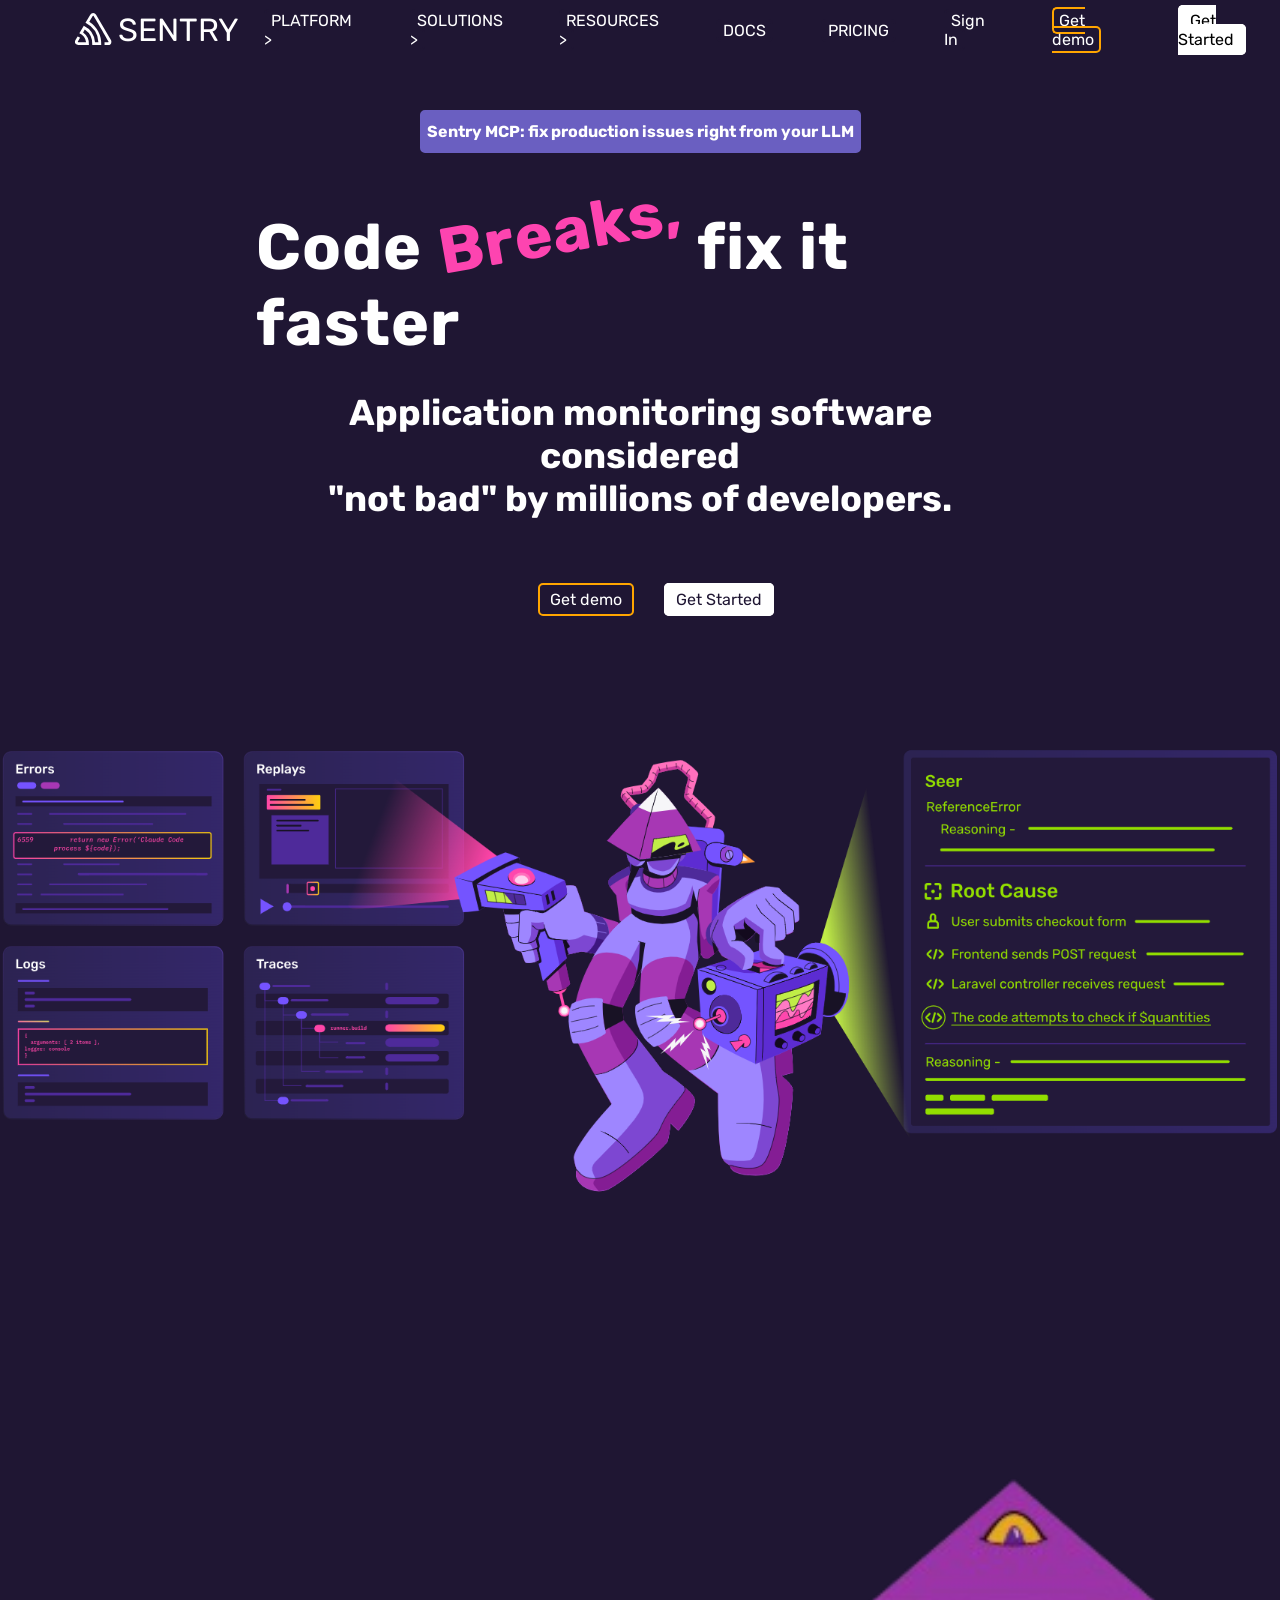
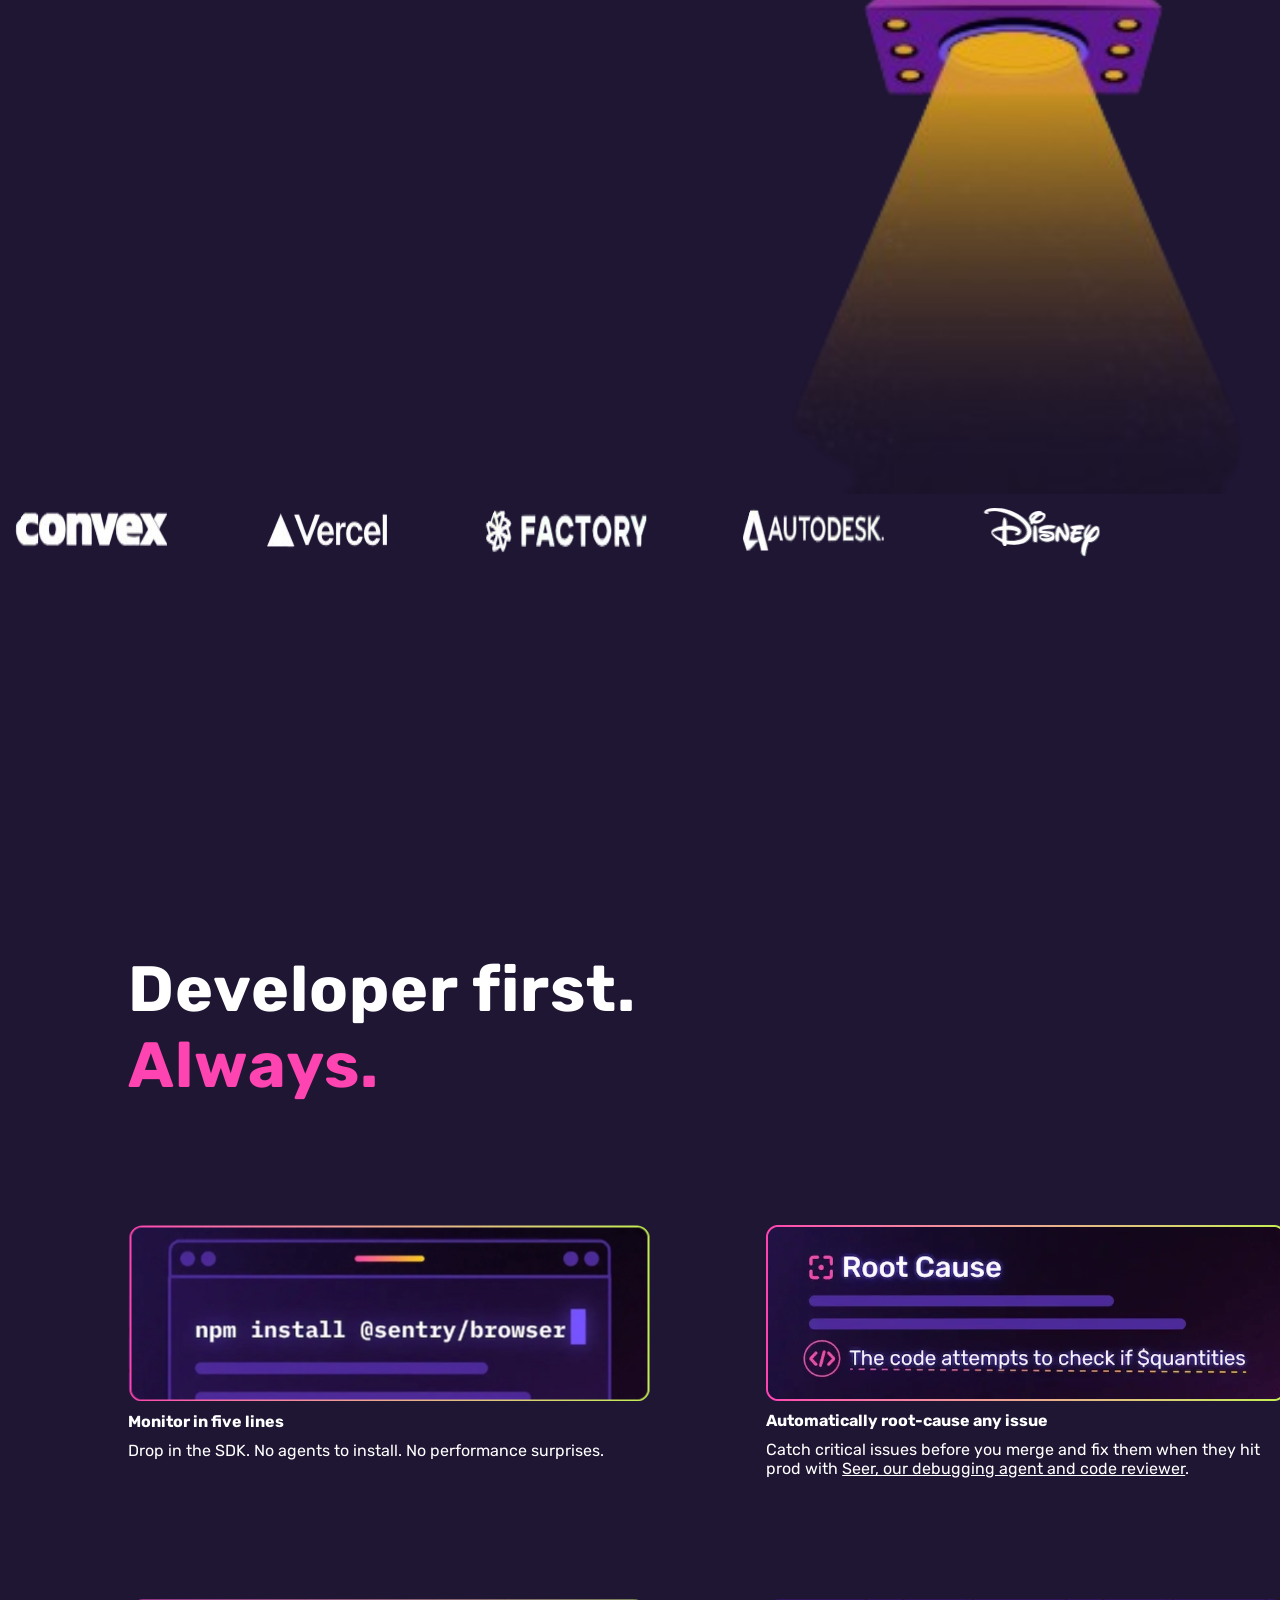
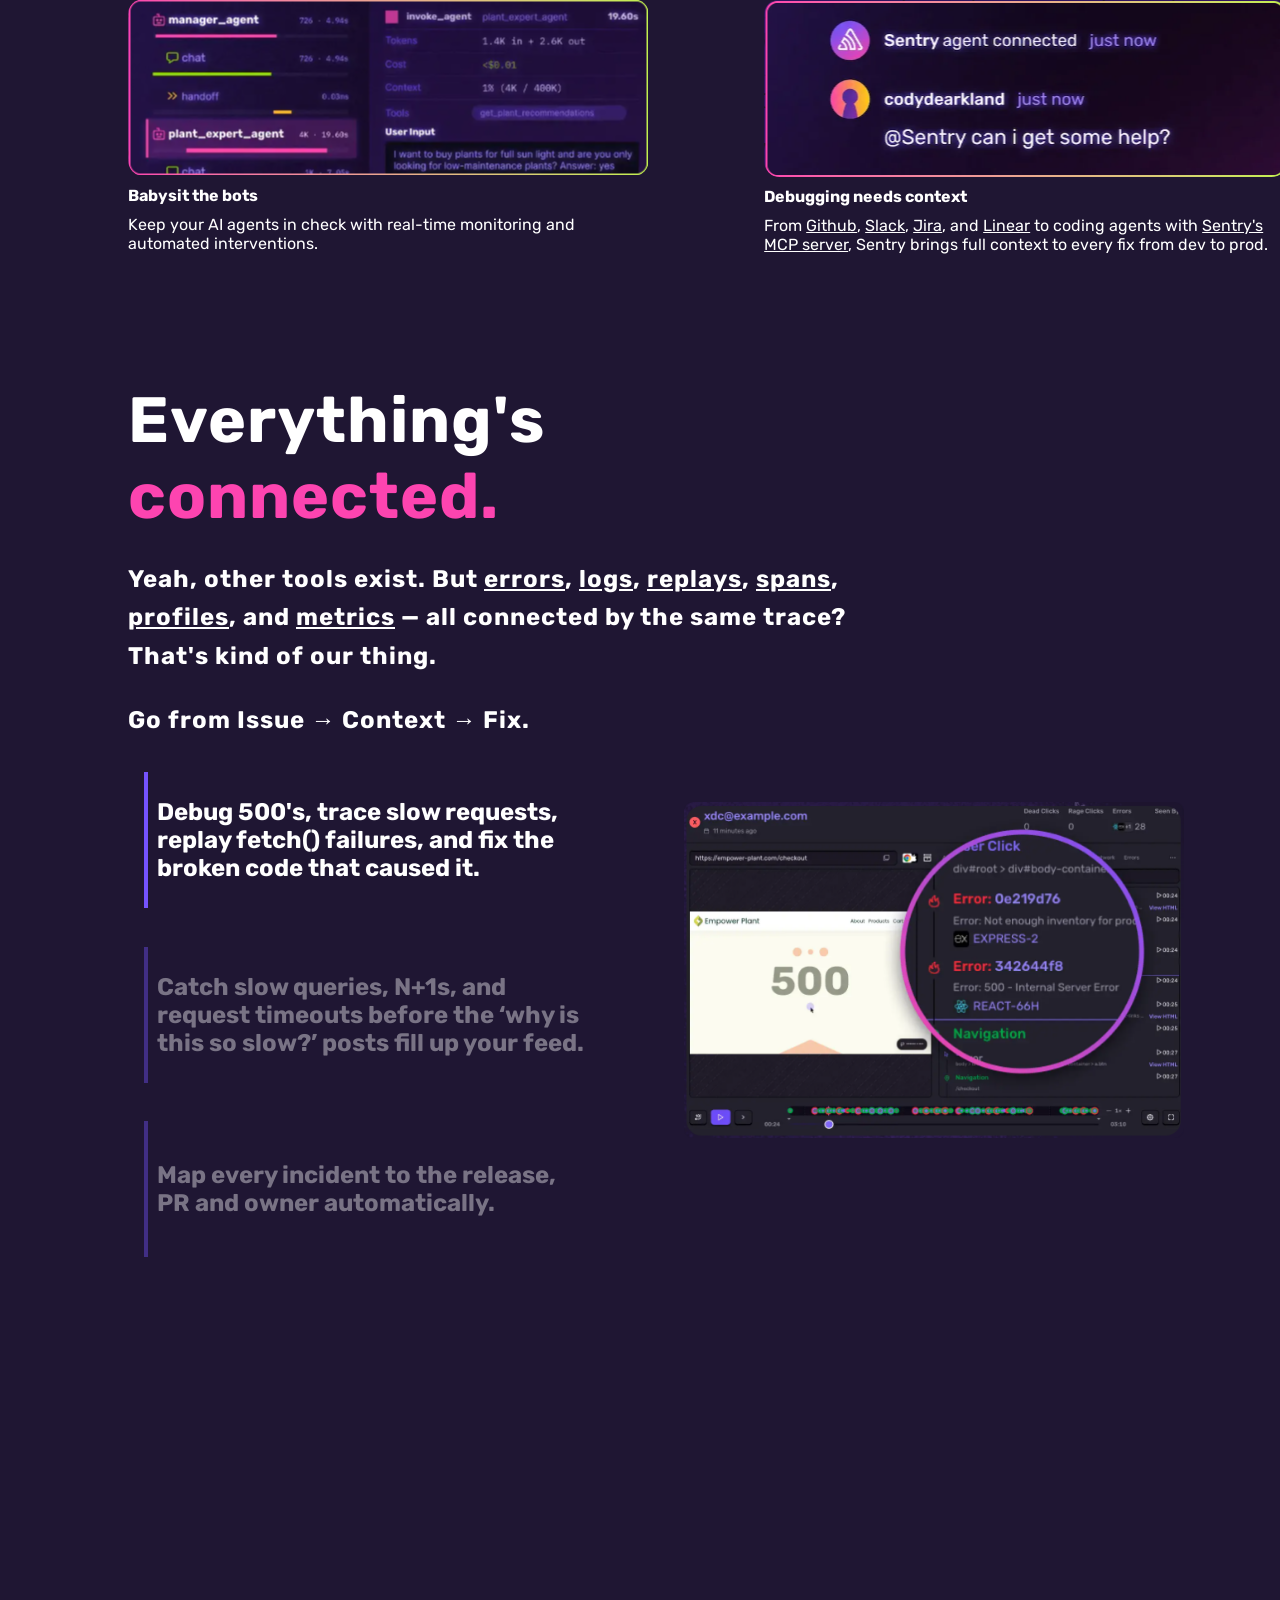
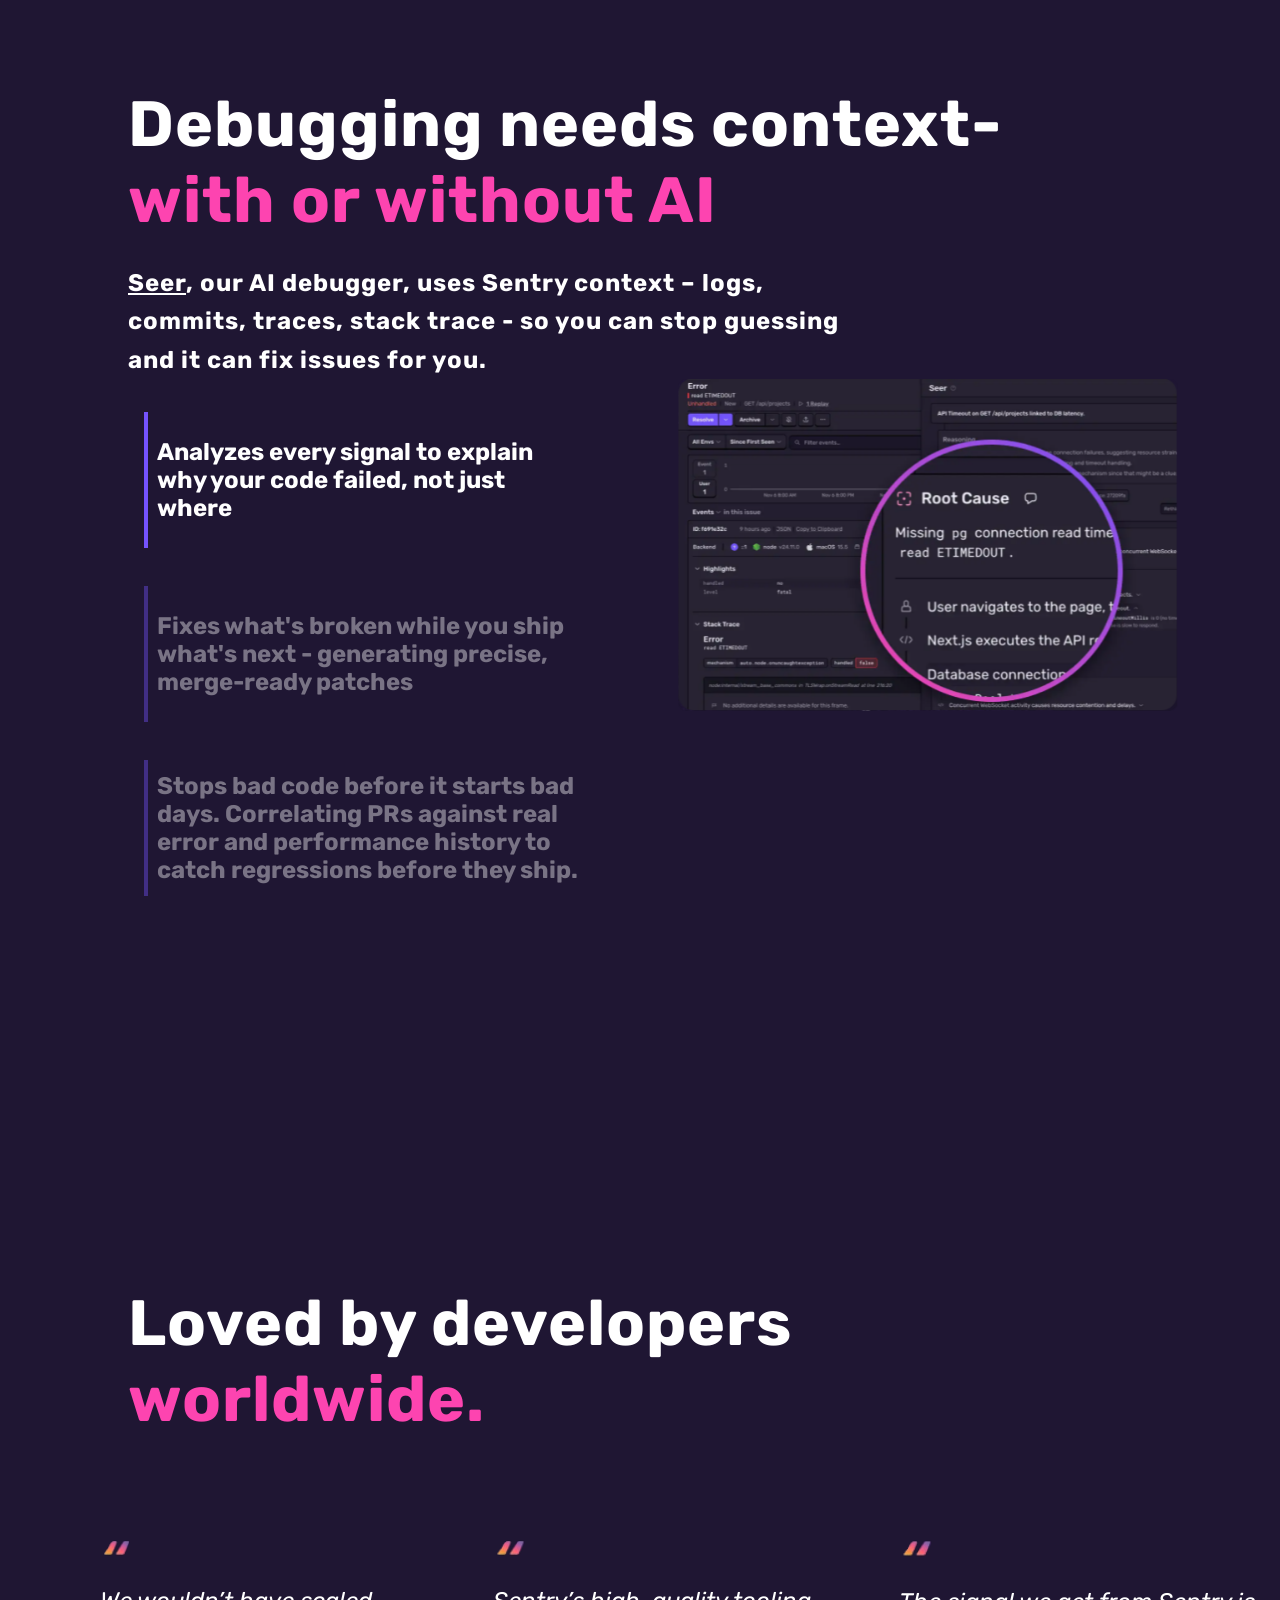
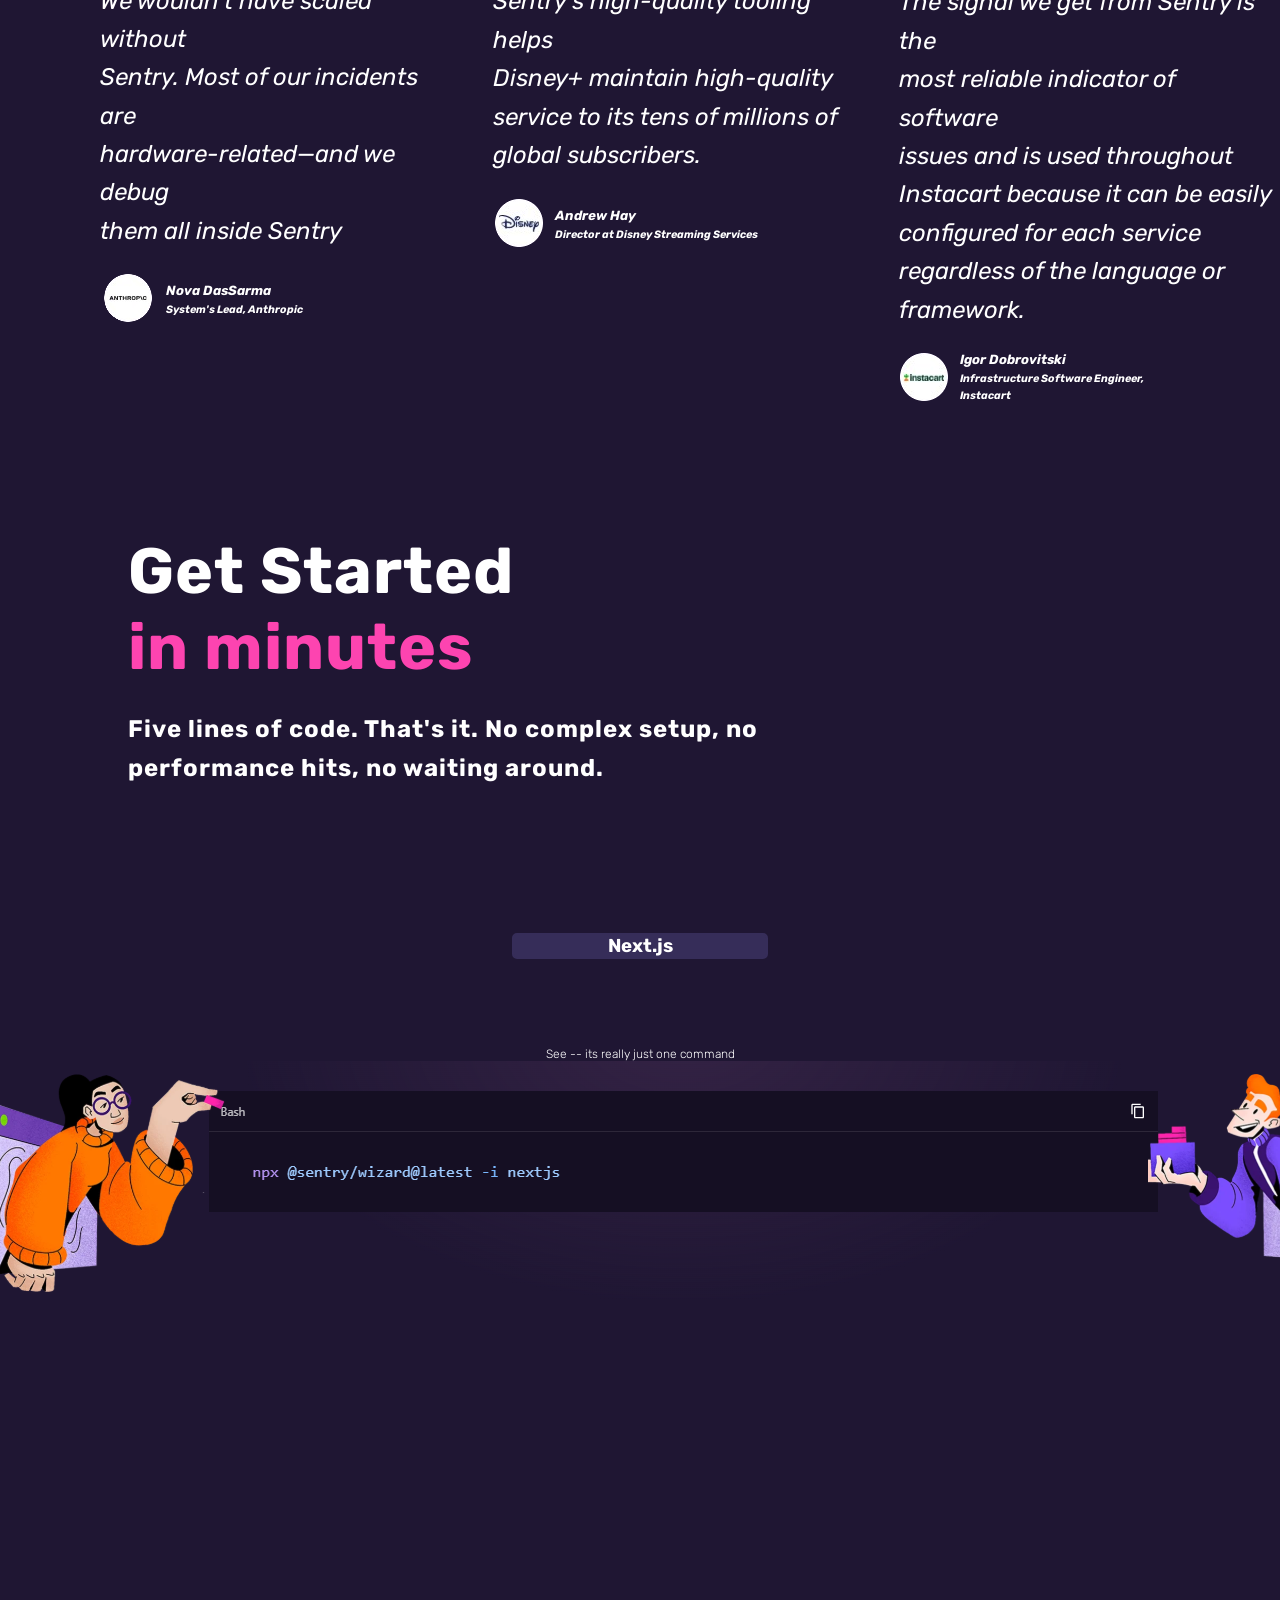
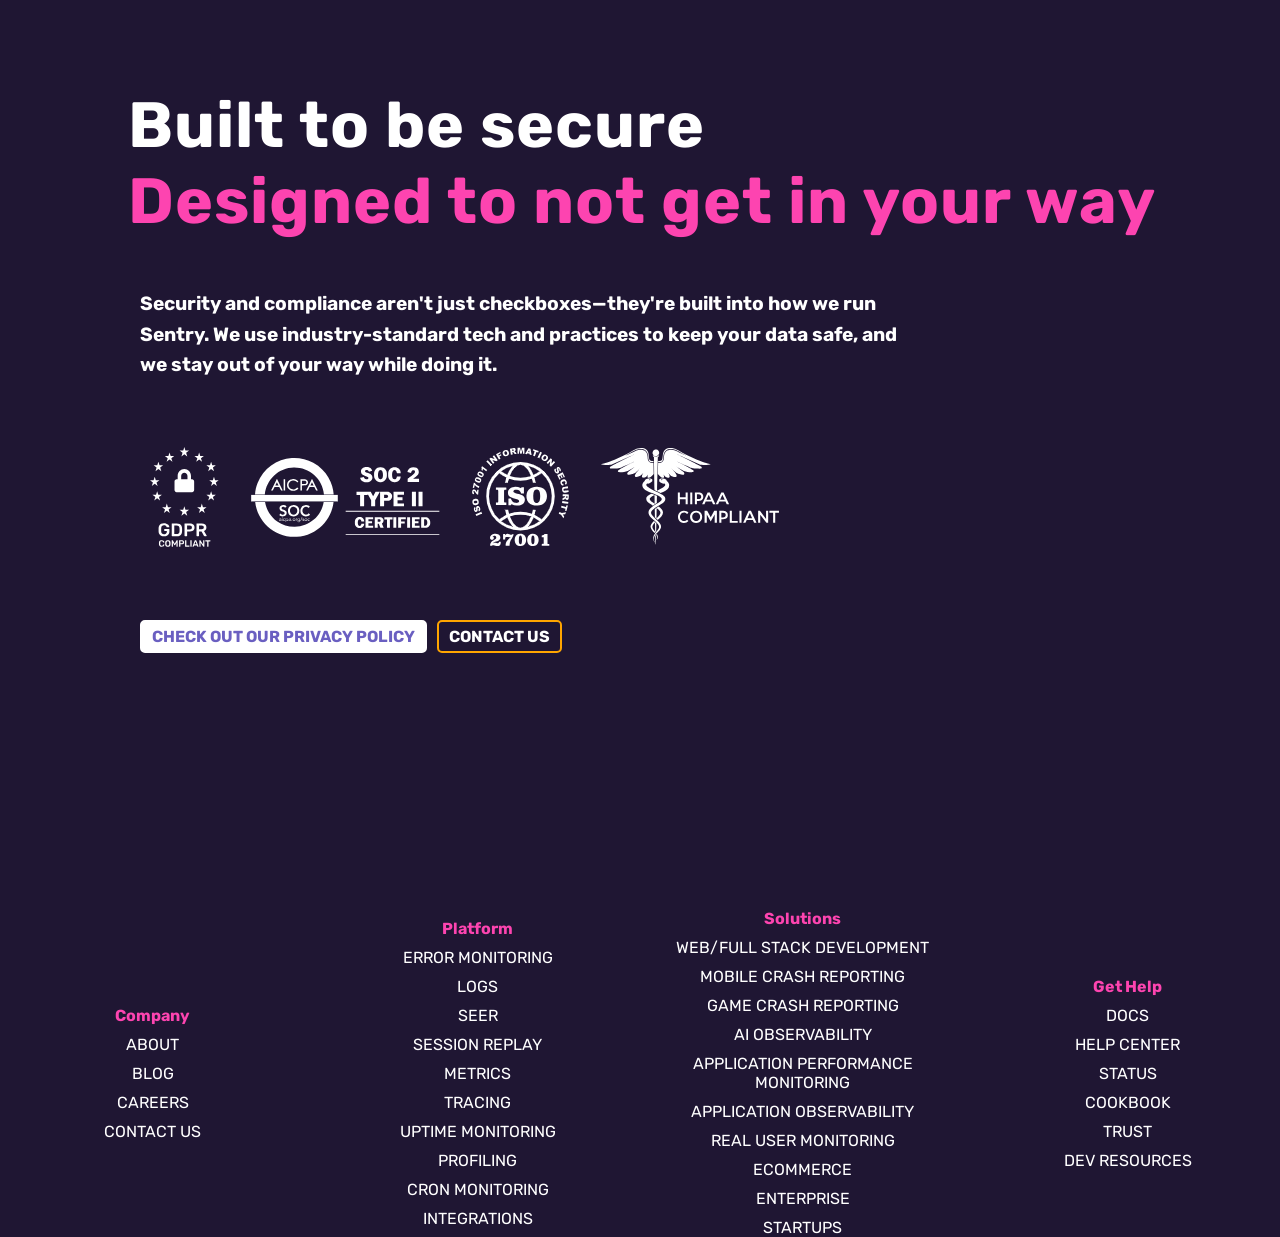
<file: index.html>
<!DOCTYPE html>
<html lang="en">
<head>
    <meta charset="UTF-8">
    <meta name="viewport" content="width=device-width, initial-scale=1.0">
    <link rel="stylesheet" href="css/dvm_task1_style.css">
    <title>Application Performance Monitoring & Error Tracking Software | Sentry</title>
</head>
<body>
    <div class="Top-Bar">
        <span class="Top-Bar1">
            <a href="https://adharshauthor-jpg.github.io/dvm_task1/" target="_blank"><img src="dvm_task_logo.png" alt="Sentry Logo"></a>
        </span>
        <div class="Top-Bar3">
            <a class= "g1" href="https://adharshauthor-jpg.github.io/dvm_task1/" target="_blank">
                <p>SENTRY</p>
            </a>
        </div>
        <div class="menubar" style="display:none">
            <h4>Menu ></h4>
        </div>
        <div class="Top-Bar2">
            <ul class="Top-Links">
                <li><a class="g2" href="https://adharshauthor-jpg.github.io/dvm_task1/" target="_blank">PLATFORM ></a></li>
                <li><a class="g2" href="https://adharshauthor-jpg.github.io/dvm_task1/" target="_blank">SOLUTIONS ></a></li>
                <li><a class="g2" href="https://adharshauthor-jpg.github.io/dvm_task1/" target="_blank">RESOURCES ></a></li>
                <li><a class="g2" href="https://adharshauthor-jpg.github.io/dvm_task1/" target="_blank">DOCS</a></li>
                <li><a class="g2" href="https://adharshauthor-jpg.github.io/dvm_task1/" target="_blank">PRICING</a></li>
                <li><a class="g2" href="https://adharshauthor-jpg.github.io/dvm_task1/" target="_blank">Sign In</a></li>
                <li><a class="g3" href="https://adharshauthor-jpg.github.io/dvm_task1/" target="_blank">Get demo</a></li>
                <li><a class="g4" href="https://adharshauthor-jpg.github.io/dvm_task1/" target="_blank">Get Started</a></li>
            </ul>
            <!-- <ul  class="Top-Links1">
                <li><a class="g3" href="http://127.0.0.1:5500/dvm_task1.html" target="_blank">Get demo</a></li>
                <li><a class="g3" href="http://127.0.0.1:5500/dvm_task1.html" target="_blank">Get Started</a></li>
            </ul> -->
        </div>
    </div>
    <div class="Pop-up-ki-ma">
    <div class="Pop-up">
        <a class="pop-up-link" href="https://adharshauthor-jpg.github.io/dvm_task1/" target="_blank">
            <h4>Sentry MCP: fix production issues right from your LLM</h4>
        </a>
    </div>
    </div>
    <div class="Banner">
        <h1>Code <a class="Pink-Banner" href="https://adharshauthor-jpg.github.io/dvm_task1/">Breaks,</a> fix it faster</h1>
    </div>
    <div class="SubText">
        <h2>Application monitoring software considered</h2>
        <h2>"not bad" by millions of developers.</h2>
    </div>
    <div class="links1">
        <ul class="chota">
            <li><a class="down-links1" href="https://adharshauthor-jpg.github.io/dvm_task1/" target="_blank">Get demo</a></li>
            <li><a class="down-links2" href="https://adharshauthor-jpg.github.io/dvm_task1/" target="_blank">Get Started</a></li>
        </ul>
    </div>
    <img class="Mascot" src="mascot_mover.png" alt="Moving Mascot">
    <div class="UFO-ki-ma">
    <img class="UFO" src="ufo_task1_nobag.png" alt="crazy ufo">
    </div>
    <div class="chain-of-logos">
        <img class="l1" src="chain_logo1-removebg-preview.png" alt="1">
        <img class="l2" src="chain_logo2-removebg-preview.png" alt="1">
        <img class="l3" src="chain_logo3-removebg-preview.png" alt="1">
        <img class="l4" src="chain_logo4-removebg-preview.png" alt="1">
        <img class="l5" src="chain_logo5-removebg-preview.png" alt="1">
    </div>  
    <h1 class="Title">Developer first.</h1>
    <h1 class="Pink">Always.</h1>

    <div class="Area">
    <div class="area1">
    <img class="cutiepic" src="pic1new_dvm-modified.png" alt="pic">
    <h4>Monitor in five lines</h4>
    <p class="bodyfile">Drop in the SDK. No agents to install. No performance surprises.</p>
    </div>
    <div class="area1">
    <img class="cutiepic" src="pic2new_dvm-modified_final.png" alt="pic">
    <h4>Automatically root-cause any issue</h4>
    <p class="bodyfile">Catch critical issues before you merge and fix them when they hit <br>prod with <a class="g5" href="https://adharshauthor-jpg.github.io/dvm_task1/">Seer, our debugging agent and code reviewer</a>.</p>
    </div>
    </div>
    <div class="Area">
    <div class="area1">
        <img class="cutiepic" src="dvm_pic_3-modified.png" alt="pic">
        <h4>Babysit the bots</h4>
        <p class="bodyfile">Keep your AI agents in check with real-time monitoring and automated interventions.</p>
    </div>
    <div class="area1">
        <img class="cutiepic" src="dvm_pic4_new-modified.png" alt="pic">
        <h4>Debugging needs context</h4>
        <p class="bodyfile">From <a class="g5" href="https://adharshauthor-jpg.github.io/dvm_task1/">Github</a>, <a class="g5" href="https://adharshauthor-jpg.github.io/dvm_task1/">Slack</a>, <a class="g5" href="https://adharshauthor-jpg.github.io/dvm_task1/">Jira</a>, and <a class="g5" href="https://adharshauthor-jpg.github.io/dvm_task1/">Linear</a> to coding agents with <a class="g5" href="https://adharshauthor-jpg.github.io/dvm_task1/">Sentry's MCP server</a>, Sentry brings full context to every fix from dev to prod.</p>
    </div>
    </div>
  <!--   <ul class="Top-headings">
        <li></li>
        <li></li>
    </ul> -->
    
    
    
<!--     <img class="flexypic" src="dvm_pic4_new-modified.png" alt="pic">
    <ul class="Top-headings">
        <li></li>
        <li class="exception"><h4>Stay in the flow</h4></li>
    </ul> -->
    <!-- <p class="Top-Body1"><a class="g5" href="https://adharshauthor-jpg.github.io/dvm_task1/" target="_blank">Agent Tracing</a> helps you catch output issues, bad tool <br>calls and visualize the spend and performance across all your agents.</p>
    <p class="Top-Body3">From <a class="g5" href="https://adharshauthor-jpg.github.io/dvm_task1/" target="_blank">Github</a>, <a class="g5" href="https://adharshauthor-jpg.github.io/dvm_task1/">Slack</a>, <a class="g5" href="https://adharshauthor-jpg.github.io/dvm_task1/">Jira</a>, and <a class="g5" href="https://adharshauthor-jpg.github.io/dvm_task1/">Linear</a> to coding agents with <a class="g5" href="https://adharshauthor-jpg.github.io/dvm_task1/">Sentry's <br>MCP server</a>, Sentry brings full context to every fix from dev to prod.</p> -->
    <h1 class="Title1">Everything's</h1>
    <h1 class="Pink">connected.</h1>
    <h2 class="SubText1">Yeah, other tools exist. But <a class="g5" href="https://adharshauthor-jpg.github.io/dvm_task1/" target="_blank"><a class="g5" href="https://adharshauthor-jpg.github.io/dvm_task1/">errors</a>, <a class="g5" href="https://adharshauthor-jpg.github.io/dvm_task1/">logs</a>, <a class="g5" href="https://adharshauthor-jpg.github.io/dvm_task1/">replays</a>, <a class="g5" href="https://adharshauthor-jpg.github.io/dvm_task1/">spans</a>, <br><a class="g5" href="https://adharshauthor-jpg.github.io/dvm_task1/">profiles</a>, and <a class="g5" href="https://adharshauthor-jpg.github.io/dvm_task1/">metrics</a> — all connected by the same trace? <br>That's kind of our thing.</h2>
    <h2 class="SubText1">Go from Issue → Context → Fix.</a></h2>
    <div class="flexusage_ki_maa">

    <input type="radio" name="feature-tab" id="Radio1" checked>
    <input type="radio" name="feature-tab" id="Radio2">
    <input type="radio" name="feature-tab" id="Radio3">

    <div class="flexusage_ka_bhai">

        <div class="flexusage">
            <img src="sidebar1.png">
            <label for="Radio1">
                <h4>Debug 500's, trace slow requests,<br>
                replay fetch() failures, and fix the<br>
                broken code that caused it.</h4>
            </label>
        </div>

        <div class="flexusage">
            <img src="sidebar1.png">
            <label for="Radio2">
                <h4>Catch slow queries, N+1s, and<br>
                request timeouts before the ‘why is<br>
                this so slow?’ posts fill up your feed.</h4>
            </label>
        </div>

        <div class="flexusage">
            <img src="sidebar1.png">
            <label for="Radio3">
                <h4>Map every incident to the release,<br>
                PR and owner automatically.</h4>
            </label>
        </div>

    </div>

    <div class="stack">
        <img src="stack_image1-modified.png" id="img1A">
        <img src="stack_image2-modified.png" id="img2A">
        <img src="stack_image3-modified.png" id="img3A">
    </div>
</div>

</div>

<h1 class="Title" id="special">Debugging needs context-</h1>
<h1 class="Pink">with or without AI</h1>
<h2 class="SubText1"><a class="g9" href="http://127.0.0.1:5500/">Seer</a>, our AI debugger, uses Sentry context – logs, <br>commits, traces, stack trace - so you can stop guessing <br>and it can fix issues for you. </h2>
<div class="flexusage_ki_maa">

    <input type="radio" name="feature-tab1" id="Radio4" checked>
    <input type="radio" name="feature-tab1" id="Radio5">
    <input type="radio" name="feature-tab1" id="Radio6">

    <div class="flexusage_ka_bhai1">

        <div class="flexusage1">
            <img src="sidebar1.png">
            <label for="Radio4">
                <h4>Analyzes every signal to explain <br>why your code failed, not just <br>where</h4>
            </label>
        </div>

        <div class="flexusage1">
            <img src="sidebar1.png">
            <label for="Radio5">
                <h4>Fixes what's broken while you ship <br>what's next - generating precise, <br>merge-ready patches</h4>
            </label>
        </div>

        <div class="flexusage1">
            <img src="sidebar1.png">
            <label for="Radio6">
                <h4>Stops bad code before it starts bad <br>days. Correlating PRs against real <br>error and performance history to <br>catch regressions before they ship.</h4>
            </label>
        </div>

    </div>

    <div class="stack1">
        <img src="stack_pic4-modified.png" id="img1B">
        <img src="stack_pic5-modified.png" id="img2B">
        <img src="stack_pic6-modified.png" id="img3B">
    </div>

</div>

    <!-- <div class="flexyText1">
        <img class="sidey" src="sidebar.png" alt:sid image>
        <p class="c1"> <a class="hidden-link" href="https://adharshauthor-jpg.github.io/dvm_task1/" target="_blank">Debug 500's, trace slow requests, <br>replay fetch() failures, and fix the <br>broken code that caused it.</a></p>
    </div>
    <div class="flexyText2">
        <img class="sidey" src="sidebar1.png" alt:sid image>
        <p class="c1"> <a class="hidden-link" href="https://adharshauthor-jpg.github.io/dvm_task1/" target="_blank"></a></p>
    </div> -->
    <h1 class="Title" id="special">Loved by developers</h1>
    <h1 class="Pink">worldwide.</h1>
<div class="zesty-flex">
<div class="zesty-paragraphs">
    <img class="quote-image" src="style_quotes-removebg-preview.png">
    <p class="cute-para">We wouldn’t have scaled without <br>Sentry. Most of our incidents are <br>hardware-related—and we debug <br>them all inside Sentry</p>
    <div class="zesty-quotes">
        <img src="anthropic_logo-removebg-preview.png" alt="ant">
        <div class="zesty_name_tag">
            <h5 class="zesty-small">Nova DasSarma</h5>
            <h6 class="zesty-smaller">System's Lead, Anthropic</h6>
        </div>
    </div>
</div>
<div class="zesty-paragraphs">
    <img class="quote-image" src="style_quotes-removebg-preview.png">
    <p class="cute-para">Sentry’s high-quality tooling helps <br>Disney+ maintain high-quality <br>service to its tens of millions of <br>global subscribers.</p>
    <div class="zesty-quotes">
        <img src="disney_logo-removebg-preview.png" alt="dis">
        <div class="zesty_name_tag">
            <h5 class="zesty-small">Andrew Hay</h5>
        <h6 class="zesty-smaller">Director at Disney Streaming Services</h6>
        </div>
    </div>
</div>
<div class="zesty-paragraphs">
    <img class="quote-image" src="style_quotes-removebg-preview.png">
    <p class="cute-para">The signal we get from Sentry is the <br>most reliable indicator of software <br>issues and is used throughout <br>Instacart because it can be easily <br>configured for each service <br>regardless of the language or <br>framework.
    <div class="zesty-quotes">
        <img src="Instacart_logo-removebg-preview.png" alt="ant">
        <div class="zesty_name_tag">
            <h5 class="zesty-small">Igor Dobrovitski</h5>
        <h6 class="zesty-smaller">Infrastructure Software Engineer,<br>Instacart</h6>
        </div>
    </div>
</div>
</div>
    <h1 class="Title1" id="really-special">Get Started</h1>
    <h1 class="Pink">in minutes</h1>
    <h2 class="SubText1">Five lines of code. That's it. No complex setup, no <br>performance hits, no waiting around.</h2>
    <input type="checkbox" name="stylebox" id="box1">
    <label for="box1">
        <h3 class="drop-down" style="color:white">Next.js</h3>
    </label>
            <div class="drop-down-menu">
                <h3><a href="https://adharshauthor-jpg.github.io/dvm_task1/" target="_blank">Next.js</a></h3>
                <h3><a href="https://adharshauthor-jpg.github.io/dvm_task1/" target="_blank">Angular</a></h3>
                <h3><a href="https://adharshauthor-jpg.github.io/dvm_task1/" target="_blank">Android</a></h3>
                <h3><a href="https://adharshauthor-jpg.github.io/dvm_task1/" target="_blank">iOS</a></h3>
                <h3><a href="https://adharshauthor-jpg.github.io/dvm_task1/" target="_blank">Flutter</a></h3>
                <h3><a href="https://adharshauthor-jpg.github.io/dvm_task1/" target="_blank">React Native</a></h3>
                <h3><a href="https://adharshauthor-jpg.github.io/dvm_task1/" target="_blank">.NET MAUI</a></h3>
                <h3><a href="https://adharshauthor-jpg.github.io/dvm_task1/" target="_blank">Python</a></h3>
                <h3><a href="https://adharshauthor-jpg.github.io/dvm_task1/" target="_blank">Node.js</a></h3><h3><a href="http://127.0.0.1:5500/">Angular</a></h3>
                <h3><a href="https://adharshauthor-jpg.github.io/dvm_task1/" target="_blank">React</a></h3>
                <h3><a href="https://adharshauthor-jpg.github.io/dvm_task1/" target="_blank">.NET</a></h3>
                <h3><a href="https://adharshauthor-jpg.github.io/dvm_task1/" target="_blank">GO</a></h3>
                <h3><a href="https://adharshauthor-jpg.github.io/dvm_task1/" target="_blank">Swift</a></h3>
                <h3><a href="https://adharshauthor-jpg.github.io/dvm_task1/" target="_blank">Ruby</a></h3>
                <h3><a href="https://adharshauthor-jpg.github.io/dvm_task1/" target="_blank">PHP</a></h3>
                <h3><a href="https://adharshauthor-jpg.github.io/dvm_task1/" target="_blank">Laravel</a></h3>
                <h3><a href="https://adharshauthor-jpg.github.io/dvm_task1/" target="_blank">ASP.NET Core</a></h3>
                <h3><a href="https://adharshauthor-jpg.github.io/dvm_task1/" target="_blank">Springboot</a></h3>
                <h3><a href="https://adharshauthor-jpg.github.io/dvm_task1/" target="_blank">View</a></h3>
                <h3><a href="https://adharshauthor-jpg.github.io/dvm_task1/" target="_blank">Solid</a></h3>
                <h3><a href="https://adharshauthor-jpg.github.io/dvm_task1/" target="_blank">Svelto</a></h3>
            </div>
            <h6 class="small_subtext">See -- its really just one command</h6>
            <img class="final-img" src="bottom_image.png" alt="Bottom cool pic">
            <h1 class="Title">Built to be secure</h1>
            <h1 class="Pink">Designed to not get in your way</h1>
            <h4 class="cheetah">Security and compliance aren't just checkboxes—they're built into how we run <br>Sentry. We use industry-standard tech and practices to keep your data safe, and <br>we stay out of your way while doing it.</h4>
            <img class="logo-column" src="logos-dvm.png" alt="dvm-logos">
            <div class="flex-father">
                <h4 class="flex-son"><a class="linky" href="https://adharshauthor-jpg.github.io/dvm_task1/">CHECK OUT OUR PRIVACY POLICY</a></h4>
                <h4 class="flex-daughter"><a class="blinky" href="https://adharshauthor-jpg.github.io/dvm_task1/">CONTACT US</a></h4>
            </div>

            <div class="grid-usage">
                <div class="sub-grid">
                    <h4 class="small-pink">Company</h4>
                    <a class="bottom-grid" href="https://adharshauthor-jpg.github.io/dvm_task1/">ABOUT</a>
                    <a class="bottom-grid" href="https://adharshauthor-jpg.github.io/dvm_task1/">BLOG</a>
                    <a class="bottom-grid" href="https://adharshauthor-jpg.github.io/dvm_task1/">CAREERS</a>
                    <a class="bottom-grid" href="https://adharshauthor-jpg.github.io/dvm_task1/">CONTACT US</a>
                </div>
                <div class="sub-grid">
                    <h4 class="small-pink">Platform</h4>
                    <a class="bottom-grid" href="https://adharshauthor-jpg.github.io/dvm_task1/">ERROR MONITORING</a>
                    <a class="bottom-grid" href="https://adharshauthor-jpg.github.io/dvm_task1/">LOGS</a>
                    <a class="bottom-grid" href="https://adharshauthor-jpg.github.io/dvm_task1/">SEER</a>
                    <a class="bottom-grid" href="https://adharshauthor-jpg.github.io/dvm_task1/">SESSION REPLAY</a>
                    <a class="bottom-grid" href="https://adharshauthor-jpg.github.io/dvm_task1/">METRICS</a>
                    <a class="bottom-grid" href="https://adharshauthor-jpg.github.io/dvm_task1/">TRACING</a>
                    <a class="bottom-grid" href="https://adharshauthor-jpg.github.io/dvm_task1/">UPTIME MONITORING</a>
                    <a class="bottom-grid" href="https://adharshauthor-jpg.github.io/dvm_task1/">PROFILING</a>
                    <a class="bottom-grid" href="https://adharshauthor-jpg.github.io/dvm_task1/">CRON MONITORING</a>
                    <a class="bottom-grid" href="https://adharshauthor-jpg.github.io/dvm_task1/">INTEGRATIONS</a>
                </div>
                <div class="sub-grid">
                    <h4 class="small-pink">Solutions</h4>
                    <a class="bottom-grid" href="https://adharshauthor-jpg.github.io/dvm_task1/">WEB/FULL STACK DEVELOPMENT</a>
                    <a class="bottom-grid" href="https://adharshauthor-jpg.github.io/dvm_task1/">MOBILE CRASH REPORTING</a>
                    <a class="bottom-grid" href="https://adharshauthor-jpg.github.io/dvm_task1/">GAME CRASH REPORTING</a>
                    <a class="bottom-grid" href="https://adharshauthor-jpg.github.io/dvm_task1/">AI OBSERVABILITY</a>
                    <a class="bottom-grid" href="https://adharshauthor-jpg.github.io/dvm_task1/">APPLICATION PERFORMANCE MONITORING</a>
                    <a class="bottom-grid" href="https://adharshauthor-jpg.github.io/dvm_task1/">APPLICATION OBSERVABILITY</a>
                    <a class="bottom-grid" href="https://adharshauthor-jpg.github.io/dvm_task1/">REAL USER MONITORING</a>
                    <a class="bottom-grid" href="https://adharshauthor-jpg.github.io/dvm_task1/">ECOMMERCE</a>
                    <a class="bottom-grid" href="https://adharshauthor-jpg.github.io/dvm_task1/">ENTERPRISE</a>
                    <a class="bottom-grid" href="https://adharshauthor-jpg.github.io/dvm_task1/">STARTUPS</a>
                </div>
                <div class="sub-grid"><h4 class="small-pink">Get Help</h4>
                     <a class="bottom-grid" href="https://adharshauthor-jpg.github.io/dvm_task1/">DOCS</a>
                    <a class="bottom-grid" href="https://adharshauthor-jpg.github.io/dvm_task1/">HELP CENTER</a>
                    <a class="bottom-grid" href="https://adharshauthor-jpg.github.io/dvm_task1/">STATUS</a>
                    <a class="bottom-grid" href="https://adharshauthor-jpg.github.io/dvm_task1/">COOKBOOK</a>
                    <a class="bottom-grid" href="https://adharshauthor-jpg.github.io/dvm_task1/">TRUST</a>
                    <a class="bottom-grid" href="https://adharshauthor-jpg.github.io/dvm_task1/">DEV RESOURCES</a>
                </div>         
            </div>


    










    
</body>
</html>
</file>
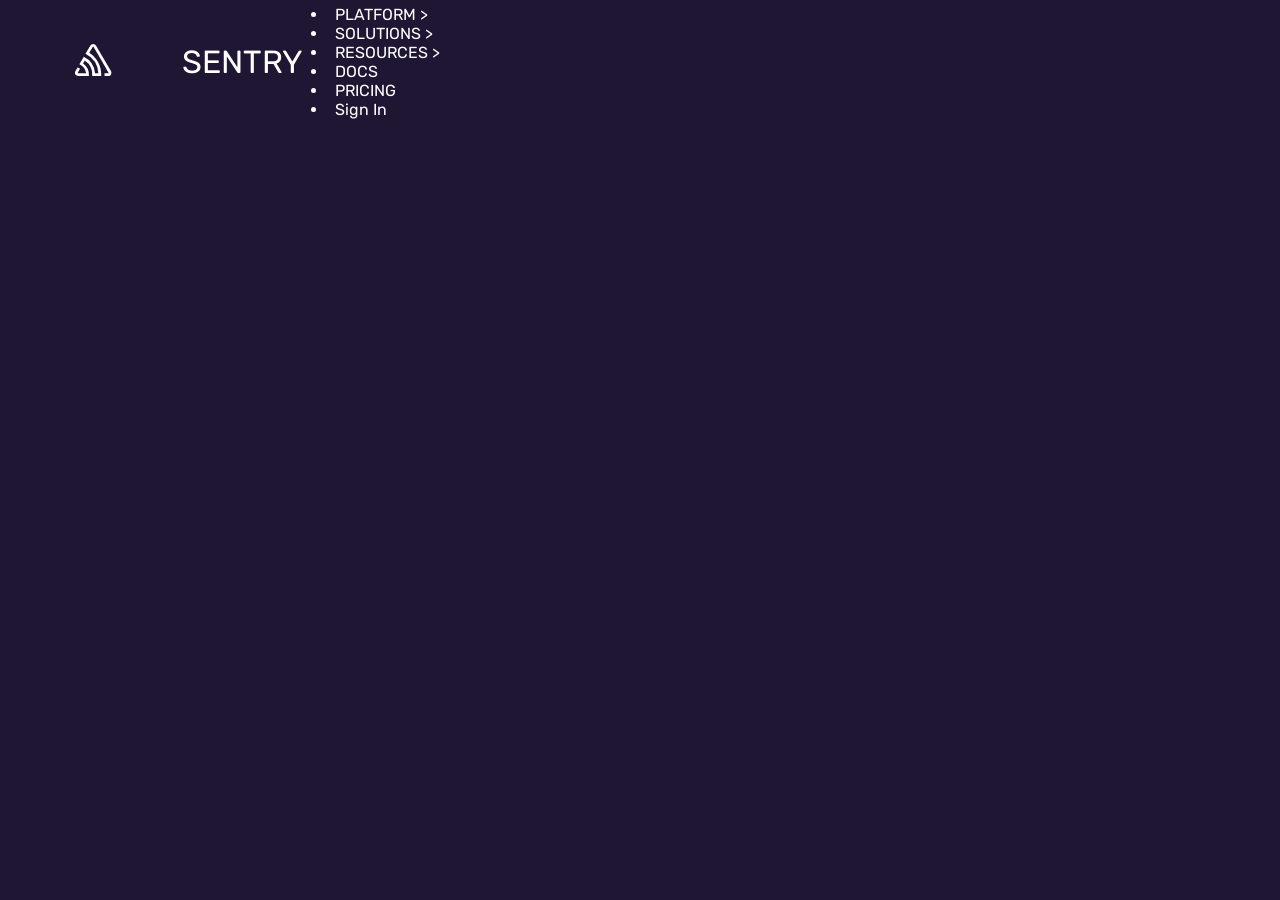
<file: dvm_task1.html>
<!DOCTYPE html>
<html lang="en">
<head>
    <meta charset="UTF-8">
    <meta name="viewport" content="width=device-width, initial-scale=1.0">
    <link rel="stylesheet" href="css/dvm_task1_style.css">
    <title>Application Performance Monitoring & Error Tracking Software | Sentry</title>
</head>
<body>
    <div class="Top-Bar">
        <span class="Top-Bar1">
            <a href="http://127.0.0.1:5500/dvm_task1.html" target="_blank"><img src="dvm_task_logo.png" alt="Sentry Logo"></a>
        </span>
        <div class="Top-Bar1">
            <a class= "g1" href="http://127.0.0.1:5500/dvm_task1.html" target="_blank">
                <p class="crazy">SENTRY</p>
            </a>
        </div>
        <div class="Top-Bar2">
            <ul>
                <li><a class="g2" href="http://127.0.0.1:5500/dvm_task1.html" target="_blank">PLATFORM ></a></li>
                <li><a class="g2" href="http://127.0.0.1:5500/dvm_task1.html" target="_blank">SOLUTIONS ></a></li>
                <li><a class="g2" href="http://127.0.0.1:5500/dvm_task1.html" target="_blank">RESOURCES ></a></li>
                <li><a class="g2" href="http://127.0.0.1:5500/dvm_task1.html" target="_blank">DOCS</a></li>
                <li><a class="g2" href="http://127.0.0.1:5500/dvm_task1.html" target="_blank">PRICING</a></li>
                <li><a class="g2" href="http://127.0.0.1:5500/dvm_task1.html" target="_blank">Sign In</a></li>
            </ul>
        </div>
    </div>
</body>
</html>
</file>
<file: css/dvm_task1_style.css>
@import url('https://fonts.googleapis.com/css2?family=Rubik:ital,wght@0,300..900;1,300..900&display=swap');
*{
    margin:0;
    padding:0;
    box-sizing:border-box;
    overflow-x:none;
}
body {
  overflow-x: hidden;
}
.Top-Bar{
    margin-top:0;
    display: flex;
    flex-direction: row;
    position:sticky;
    align-items:center;
    border:2px solid #1f1633;
    background-color: #1f1633;
    width:100%;
    top:0;
    left:0;
    z-index:100;
    overflow-x: hidden;
}
.Top-Bar1{
    display: flex;
    flex-direction: row;
    align-items:center;
    background-color: #1f1633;
    color:white;
    font-family:"Rubik";
    position:sticky;
    /* border:2px solid #1f1633;
    border: width 100px; */
    padding-left:5%;
    padding-top: 0.2%;
    padding-bottom:0.2%;
}
.Pink-Banner{
    display:inline-block;
    color:#fd44b0;
    transform:rotate(-10deg);
    overflow-x:hidden;
}
.logo_chain{
    margin-left:10%;
}
a.g1{
    text-decoration:none;
    color:white;
    font-weight: 400;
    font-size: 2.0rem;
    /* border:2px solid #1f1633; */
    /* padding-left:160px; */
}
.Top-Bar2{
    background-color: #1f1633;
    color:white;
    font-family:"Rubik";
    position:sticky;
    /* border:2px solid #1f1633;
    border: width 100px; */
    padding-left:2%;
    padding-top: 0.2%;
    padding-bottom:0.2%;
}
a.g2{
    text-decoration:none;
    color:white;
    font-weight: 400;
    font-size: 1.0rem;
    /* border:2px solid #1f1633; */
    /* padding-left:160px; */
    border:2px solid #1f1633;
    border-radius: 5px;
    padding-left:5px;
    padding-right:5px;
    background-color: #1f1633;
}
a.g2:hover{
    border:2px solid #6a5fc1;
    border-radius: 5px;
    padding-left:5px;
    padding-right:5px;
    background-color: #6a5fc1;
}
.Top-Bar3{
    background-color: #1f1633;
    color:white;
    font-family:"Rubik";
    position:sticky;
    /* border:2px solid #1f1633;
    border: width 100px; */
}
.Top-Links{
    display: flex;
    flex-direction: row;
    align-items:center;
    gap: 48px;
    list-style-type:none;
    font-family:"Rubik";
    font-size:0.5rem;
    justify-content:space-between;
}
.Top-Links1{
    display: flex;
    flex-direction: row;
    align-items:center;
    list-style-type:none;
    font-family:"Rubik";
    font-size:0.5rem;
    /* padding-left:800px; */
    
}
a.g3{
    text-decoration:none;
    color:white;
    font-weight: 400;
    font-size: 1.0rem;
    /* border:2px solid #1f1633; */
    /* padding-left:160px; */
    border:2px solid orange;
    border-radius: 5px;
    padding-left:5px;
    padding-right:5px;
    padding-top:2px;
    padding-bottom:2px;
}
a.g3:hover{
    background-color: orange;

}
a.g4{
    text-decoration:none;
    color:black;
    font-weight: 400;
    font-size: 1.0rem;
    /* border:2px solid #1f1633; */
    /* padding-left:160px; */
    border:2px solid white;
    background-color:white;
    border-radius: 5px;
    padding-left:10px;
    padding-right:10px;
    padding-top:4px;
    padding-bottom:4px;
}
body{
    background-color: #1f1633;
}
.Pop-up{
    text-align:center;
    color:white;
    padding-top:10px;
    padding-bottom:10px;
    border:2px solid #6a5fc1;
    background-color: #6a5fc1;
    font-family:"Rubik";
    width:fit-content;
    margin:0 auto;
    border-radius:5px;
    padding-left:5px;
    padding-right:5px;
    margin-top:50px;
}
.pop-up-link{
    text-decoration:none;
    color:white;
    font-family:"Rubik";
}
.Banner{
    font-size:2.0rem;
    margin-left:20%;
    margin-right:20%;
    margin-top:40px;
    color:white;
    font-family:"Rubik";
    letter-spacing:1px;
}
/* .Pink-Banner{
    font-size:3.0rem;
    padding-left:130px;
    margin-top:40px;
    color:#fd44b0;
    font-family:Rubik;
    letter-spacing:1px;
} */
.SubText{
    color:white;
    font-family:"Rubik";
    font-size:1.5rem;
    margin-left:20%;
    margin-right:20%;
    margin-top:20px;
    text-align:center;
    margin-top:30px;
}
.links1{
    display:flex;
    flex-direction:row;
    gap:20px;
    color:white;
    font-family:"Rubik";
    font-size:1.0rem;
    text-align:center;
    padding-top:30px;
}
.chota{
    display:flex;
    flex-direction:row;
    gap:30px;
    color:white;
    font-family:"Rubik";
    font-size:1.0rem;
    text-align:center;
    padding-left:42%;
    padding-top:40px;
    list-style-type:none;
}
.Text1{
    display:inline-block;
    transform:translate(200px,-130px);
}
.Text2{
    display:inline-block;
    transform:translate(450px,-130px);
}
.Text3{
    display:inline-block;
    transform:translate(630px, -60px);
}
.Title-small{
    color:white;
    font-family:"Rubik";
}
.Title-smaller{
    color:white;
    font-family:"Rubik";
}
a.down-links1{
    border:2px solid orange;
    border-radius:5px;
    padding-left:10px;
    padding-right:10px;
    padding-top:5px;
    padding-bottom:5px;
}
a.down-links2{
    border:2px solid white;
    border-radius:5px;
    padding-left:10px;
    padding-right:10px;
    padding-top:5px;
    padding-bottom:5px;
    background-color:white;
    color:#1f1633;

}
a{
    text-decoration:none;
    color:white;
}
a.down-links1:hover{
    background-color:orange;
}
.Mascot{
    margin-top:100px;
    max-width:100%;
    height:auto;
}
.UFO{
    margin-top:200px;
    display:flex;
    flex-direction:row;
    justify-content:center;
    height:75vh;
    transform:translateX(80%);
}
.Pink{
    color:#fd44b0;
    font-size:4.0rem;
    font-family: "Rubik";
    padding-left:10%;
    letter-spacing:1px;
}
.Title{
    font-size:4.0rem;
    color:white;
    font-family: "Rubik";
    padding-left:10%;
    padding-top:30%;
    letter-spacing:1px;
}
.flexypic{
    padding-left: 10%;
    padding-top:5%;
}
.Top-headings{
    padding-top:2%;
    padding-left:10%;
    color:white;
    font-family:"Rubik";
    display:flex;
    flex-direction:rows;
    gap:35%;
    list-style-type:none;
    font-size:25px;;
}
/* .Top-Body{
    display:flex;
    flex-direction: row;
    color:white;
    font-family:Rubrik;
    gap:10%;
    padding-left:10%;
    padding-top:1%;
}  */
.Top-Body1{
    color:white;
    font-family:"Rubik";
    font-size:1rem;
    margin-top:1%;
    margin-left: 10%;
    line-height:1.6;
}
.Top-Body2{
    color:white;
    font-family:"Rubik";
    font-size:1rem;
    transform:translateX(59%);
    margin-top:-1.2%;
    line-height:1.6;
}
a.g5{
    color:white;
    text-decoration:underline;
}
.Top-Body3{
    color:white;
    font-family:"Rubik";
    font-size:1rem;
    transform:translateX(59%);
    margin-top:-4%;
    line-height:1.6;
}
.exception{
    transform:translateX(20%);
}
.Title1{
    font-size:4.0rem;
    color:white;
    font-family: "Rubik";
    padding-left:10%;
    padding-top:10%;
    letter-spacing:1px;
}
.SubText1{
    color:white;
    font-family:"Rubik";
    padding-left:10%;
    padding-top:2%;
    line-height:1.6;
    letter-spacing:1px;
    font-size:1.5rem;
}
.c1{
    color:white;
    font-family:"Rubik";
    font-size:1.5rem;
    text-align:left;
    line-height:1.6;

}
a.hidden-link{
    text-decoration: none;
}
.flexyText1{
    padding-top:2%;
    display:flex;
    flex-direction: row;
    gap:2px;
    padding-left:10%;
    align-items:center;

}
.flexyquotes{
    display: flex;
    flex-direction:row;
    gap:7%;
    align-items:top;
    color:white;
    font-family:"Rubik";
    padding-left:10%;
    font-size:1.2rem;
    line-height:1.3;
    font-style:italic;

}
.flexystylequotes{
    display: flex;
    flex-direction:row;
    gap:29%;
    align-items:center;
    margin-left:10%;
    margin-top:5%;
    margin-bottom:1%;
}
.flexusage{
    display:flex;
    flex-direction:row;
    padding-left:120px;
    padding-top:5%;
    color:white;
    opacity:0.4;
    font-family:"Rubik";
    font-size:1.5rem;
    gap:5px;
    align-items:center;
    cursor:pointer;
}
input[type="radio"]{
    padding-left:120px;
}
.tricky_part1{
    position:relative;
    display:flex;
    flex-direction:row;
    gap:10%;
}
.stack{
    position:relative;
    top:0;
    left:0;
    margin-top:5%;
}
/* #Radio1:checked ~.stack #img1A,
#Radio2:checked ~.stack #img2A
#Radio3:checked ~.stack #img3A{
    opacity:1;

}
#Radio1:checked ~.flexusage:nth-child(1),
#Radio2:checked ~.flexusage:nth-child(2),
#Radio3:checked ~.flexusage:nth-child(3){
    opacity:1;
} */
/* #img1A{
    opacity:0;
}
#img2A{
    opacity:0;
}
#img3A{
    opacity:0;
} */
.stack {
    position: relative;
    width: 500px;
    height: 500px;
}

.stack img {
    position: absolute;
    width: 100%;
    opacity: 0;
    transition: 0.3s ease;
}

/* Default image */
#Radio1:checked ~ .stack #img1A {
    opacity: 1;
}
#Radio1:checked ~.flexusage_ka_bhai .flexusage:nth-child(1){
    opacity:1;
}
#Radio2:checked ~.flexusage_ka_bhai .flexusage:nth-child(2){
    opacity:1;
}
#Radio3:checked ~.flexusage_ka_bhai .flexusage:nth-child(3){
    opacity:1;
}

#Radio2:checked ~ .stack #img2A {
    opacity: 1;
}

#Radio3:checked ~ .stack #img3A {
    opacity: 1;
}

/* Hide radio buttons */
input[type="radio"] {
    display: none;
}
.drop-down-menu{
    
    font-family:"Rubik";
    text-align:center;
    border:2px solid #362d59;
    background-color:#362d59;
    margin-left:40%;
    margin-right:40%;
    visibility:hidden;
}
.drop-down{
    margin-top:10%;
    font-family:"Rubik";
    text-align:center;
    border:2px solid #362d59;
    background-color:#362d59;
    margin-left:40%;
    margin-right:40%;
    border-radius:5px;
    cursor:pointer;
}
.drop-down-menu a:focus{
    background-color:lab(54.1736% 13.3369 -74.6839);
}
input[type="checkbox"]{
    visibility:hidden;
}
#box1:checked ~.drop-down-menu{
    visibility:visible;
    display:block;
}
#box1:checked ~.small_subtext{
    margin-top:100px;
}
.small_subtext{
    text-align:center;
    font-family:"Rubik";
    font-size:0.75rem;
    font-weight:300;
    color:white;
    margin-top:-400px;
}
.cheetah{
    padding-left:140px;
    padding-top:50px;
    line-height:1.6;
    color:white;
    font-family:"Rubik";
    font-size: 1.2rem;
    font-weight:100px;
}
.logo-column{
    padding-left:120px;
    padding-top:50px;

}
.flex-father{
    display:flex;
    flex-direction:row;
    gap:10px;
}
.flex-son{
    margin-top:50px;
    border:2px solid white;
    background-color:white;
    color:#6a5fc1;
    border-radius:5px;
    margin-left:140px;
    padding-top:5px;
    padding-bottom:5px;
    padding-left:10px;
    padding-right:10px;
    font-family:"Rubik";
    
}
a.linky{
    text-decoration: none;
    color:#6a5fc1
}
.flex-daughter{
    margin-top:57px;
}
a.blinky{
    border:2px solid orange;
    text-align:center;
    padding-top:5px;
    padding-bottom:5px;
    padding-left:10px;
    padding-right:10px;
    border-radius:5px;
    font-family:"Rubik";
}
a.blinky:hover{
    background-color:orange;
}
.flexusage_ki_maa{
    display:flex;
    flex-direction:row;
    gap:100px;
    margin-left:20px;
}
.stack1 {
    position: relative;
    width: 500px;
    height: 500px;
}

.stack1 img {
    position: absolute;
    width: 100%;
    opacity: 0;
    transition: 0.3s ease;
}
#Radio4:checked ~ .stack1 #img1B {
    opacity: 1;
}
#Radio4:checked ~.flexusage_ka_bhai1 .flexusage1:nth-child(1){
    opacity:1;
}
#Radio5:checked ~.flexusage_ka_bhai1 .flexusage1:nth-child(2){
    opacity:1;
}
#Radio6:checked ~.flexusage_ka_bhai1 .flexusage1:nth-child(3){
    opacity:1;
}

#Radio5:checked ~ .stack1 #img2B {
    opacity: 1;
}

#Radio6:checked ~ .stack1 #img3B {
    opacity: 1;
}
.flexusage1{
    display:flex;
    flex-direction:row;
    padding-left:120px;
    padding-top:5%;
    color:white;
    opacity:0.4;
    font-family:"Rubik";
    font-size:1.5rem;
    gap:5px;
    align-items:center;
    cursor:pointer;
}
a.g9{
    text-decoration: underline;
}
 .flexysmallquotes{
    display:flex;
    flex-direction:row;
    gap:5px;
}
 .zesty-quotes{
    display:flex;
    flex-direction:row;
    align-items: center;
    color:white;
    font-family:"Rubik";
    gap:10px;
}
.quote-image{
    width:10%;
}
.zesty-paragraphs{
    display:flex;
    flex-direction:column;
    gap:20px;
    font-family:"Rubik";
    color:white;
    font-style:italic;
    line-height:1.6;
}
.cute-para{
    font-size:1.5rem;
}
.zesty-flex{
    display:flex;
    flex-direction:row;
    margin-left:100px;
    gap:40px;
    margin-top:100px;
}
.grid-usage{
    margin-top:20%;
    display:grid;
    grid-template-columns: 1fr 1fr 1fr 1fr;
    align-content:center;
    gap:20px;
    place-items:center;
}
.small-pink{
    color:#fd44b0;
    font-family:"Rubik";

}
.bottom-grid{
    font-family:"Rubik";
    color:white;
}
a.bottom-grid:hover{
    cursor:pointer;
    text-decoration:underline;
}
.mid-column{
    display:flex;
    flex-direction:column;
    gap:20px;
    align-items: center;
}
a.Pink-Banner:hover{
    transform:rotate(0deg);
    cursor:none;
    transition-duration:1s;
}
.chain-of-logos{
    display:flex;
    flex-direction:row;
    /* margin-left:120px; */
    margin-right:120px;
    gap:70px;
    position:relative;
    animation-name: hill;
    animation-duration:3s;
    animation-iteration-count: infinite;
    animation-timing-function:ease;
}
/* @keyframes hill{
    0%{

    }
    50%{
        transform:translate(100px,-100px)
    }
    100%{
        transform:translate(200px,0px);
    }
} */
.l1{
    animation-name: logo1;
    animation-duration:3s;
    animation-iteration-count: infinite;
    animation-timing-function:ease;
}
@keyframes logo1 {
    0%{
        transform:translateX(0px);
    }
    5%{
        transform:translate(0px);
    }
    20%{
        transform:translateX(240px);
    }
    25%{
        transform:translateX(240px);
    }
    40%{
        transform:translateX(480px);
    }
    45%{
        transform:translateX(480px);
    }
    52.5%{
        transform:translate(600px,-200px);
    }
    60%{
        transform:translateX(720px);
    }
    65%{
        transform:translateX(720px);
    }
    80%{
        transform:translateX(960ox);
    }
    85%{
        transform:translateX(960px);
    }
    100%{
        transform:translateX(1200px);
    }
}
.l2{
    animation-name: logo2;
    animation-duration:3s;
    animation-iteration-count: infinite;
    animation-timing-function:ease;
}
@keyframes logo2{
    0%{
        transform:translate(0px);
    }
    5%{
        transform:translate(0px);
    }
    20%{
        transform:translateX(240px);
    }
    25%{
        transform:translateX(240px);
    }
    32.5%{
        transform:translate(360px,-200px);
    }
    40%{
        transform:translateX(480px);
    }
    45%{
        transform:translateX(480px);
    }
    60%{
        transform:translateX(720px);
    }
    65%{
        transform:translateX(720px);
    }
    80%{
        transform:translateX(960px);
    }
    85%{
        transform:translateX(960px);
    }
    85.1%{
        transform:translateX(-240px);
    }
    100%{
        transform:translateX(0px);
    }
}
.l3{
    animation-name: logo3;
    animation-duration:3s;
    animation-iteration-count: infinite;
    animation-timing-function:ease;
}
@keyframes logo3{
     0%{
        transform:translate(0px);
    }
    5%{
        transform:translate(0px);
    }
    12.5%{
        transform:translate(120px,-200px);
    }
    20%{
        transform:translateX(240px);
    }
    25%{
        transform:translateX(240px);
    }
    40%{
        transform:translateX(480px);
    }
    45%{
        transform:translateX(480px);
    }
    60%{
        transform:translateX(720px);
    }
    65%{
        transform:translateX(720px);
    }
    65.1%{
        transform:translateX(-480px);
    }
    80%{
        transform:translateX(-240px);
    }
    85%{
        transform:translateX(-240px);
    }
    100%{
        transform:translateX(0px);
    }
}
.l4{
    animation-name: logo4;
    animation-duration:3s;
    animation-iteration-count: infinite;
    animation-timing-function:ease;
}
@keyframes logo4{
     0%{
        transform:translate(0px);
    }
    5%{
        transform:translate(0px);
    }
    20%{
        transform:translateX(240px);
    }
    25%{
        transform:translateX(240px);
    }
    40%{
        transform:translateX(480px);
    }
    45%{
        transform:translateX(480px);
    }
    45.1%{
        transform:translateX(-720px);
    }
    60%{
        transform:translateX(-480px);
    }
    65%{
        transform:translateX(-480px);
    }
    80%{
        transform:translateX(-240px);
    }
    85%{
        transform:translateX(-240px);
    }
    92.5%{
        transform:translate(-120px,-200px);
    }
    100%{
        transform:translateX(0px);
    }
}
.l5{
    animation-name: logo5;
    animation-duration:3s;
    animation-iteration-count: infinite;
    animation-timing-function:ease;
}
@keyframes logo5{
     0%{
        transform:translate(0px);
    }
    5%{
        transform:translate(0px);
    }
    20%{
        transform:translateX(240px);
    }
    25%{
        transform:translateX(240px);
    }
    25.1%{
        transform:translateX(-960px);
    }
    40%{
        transform:translateX(-720px);
    }
    45%{
        transform:translateX(-720px);
    }
    60%{
        transform:translateX(-480px);
    }
    65%{
        transform:translateX(-480px);
    }
    72.5%{
        transform:translate(-360px,-200px);
    }
    80%{
        transform:translateX(-240px);
    }
    85%{
        transform:translateX(-240px);
    }
    100%{
        transform:translateX(0px);
    }
}
.area1{
    display:flex;
    flex-direction:column;
    gap:10px;
    margin-top:5%;
    color:white;
    font-family:"Rubik";
    
}
.Area{
    display:flex;
    flex-direction:row;
    gap:10%;
    margin-top:5%;
    margin-left:10%;
}
.sub-grid{
    display:flex;
    flex-direction:column;
    gap:10px;
    align-items:top;
    text-align:center;
    justify-content:top;
}

@media screen and (max-width: 768px) {
    html, body {
        width=100%;
  max-width: 100%;
  overflow-x: hidden !important;
}

*, *::before, *::after {
  box-sizing: border-box;
  /* overflow-x: hidden !important; */
}
a.g1{
    font-size:1.5rem;
}
a.g2{
        display:none;
    }
a.g3{
    display:none;
}
a.g4{
    display:none;
}
.Top-Bar {
        flex-direction: row;
        gap:0.5%;
        align-items: center;
        margin-top:2%;
        margin-left:1%;
        font-size: 0.5rem;
        width:390px;
        max-width:768px;
    }
    .menubar{
        display:initial;
        visibility:visible;
        border:2px solid white;
        background-color:white;
        color:#1f1633;
        border-radius:5px;
        font-family:"Rubik";
        font-size:small;
    }
    .Top-Bar3 {
        flex-direction: row;
        align-items: center;
        padding-left: 5%;
        font-size: 0.5rem;
    }
    .Top-Links {
        flex-direction: row;
        gap: 10px;
        display:hidden;
    }
    .Pop-up-ki-ma{
        display:flex;
        flex-direction:row;
        justify-content:center;
        align-items:center;
    }
    .UFO-ki-ma{
        display:flex;
        flex-direction:row;
        justify-content:center;
        align-items:center;
    }
    .Pop-up {
        font-size: 0.8rem;
        padding: 5px;
        margin-left:5%;
        margin-right:5%;
        justify-content:center;
        align-items:center;

    }
    .Banner{
        margin-left:15%;
        padding:0;
        font-size:0.8rem;
        text-align:center;
    }
    .SubText{
        font-size:0.8rem;
        margin-left:10%;
        margin-right:10%;
    }
    .links1{
        font-size:small;
        margin-left:-30%;
    }
    .Mascot{
        width:100%;
        overflow-x:hidden;
    }
 /*    .UFO{
        margin-left:-10%;
        overflow-x:hidden;
    } */
     .Title{
        font-size:2rem;
        margin-left:2%;
     }
     #special{
        margin-top:40%;
     }
     .Pink{
        font-size:2rem;
     }
     .Area{
        display:flex;
        flex-direction:column;
        margin-left:2%;
        margin-right:2%;
        text-align:center;
        gap:5%;
     }
     .cutiepic{
        width:100%;
     }
     .Title1{
        font-size:2rem;
     }
     .SubText1{
        font-size:0.8rem;
        margin-left:2%;
        margin-right:2%;
     }
     .flexusage_ki_maa{
        display:flex;
        flex-direction:column;
        margin-left:-20%;
     }
     .stack{
        width:80%;
        height:auto;
        margin-left:20%;
        margin-top:-15%;
     }
     .stack1{
        width:80%;
        height:auto;
        margin-left:20%;
        margin-top:-15%;
     }
     .zesty-flex{
        display:flex;
        flex-direction:column;
        margin-left:2%;
        margin-right:2%;
        margin-top:5%;
        justify-content:center;
        align-items:center;
        text-align:center;
     }
     .zesty-quotes{
        align-items:center;
        justify-content:center;
     }
     .really-special{
        margin-top:20%;
     }
     .drop-down{
        margin-left:auto;
        margin-right:auto;
     }
     .drop-down-menu{
        margin-left:auto;
        margin-right:auto;
     }
     .cheetah{
        margin:10%;
        text-align:center;
        padding:0;
     }
     .logo-column{
        width:100%;
        margin:0;
        padding:0;
     }
     .flex-father{
        flex-direction:column;
        margin-left:auto;
        margin-right:auto;
        align-items:center;
        text-align:center;
     }
     .flex-son{
        margin-left:auto;
        margin-right:auto;
     }
     .final-img{
        width:100%;
        height:auto;
        margin-left:auto;
        margin-right:auto;
     }
     .grid-usage{
        grid-template-columns: 1fr;
        margin-left:auto;
        margin-right:auto;
     }

    .UFO{
        transform:translateX(-10%);
        width:80%;
        max-width:300px;
        height:auto;
        margin-left:auto;
    }

}
</file>
